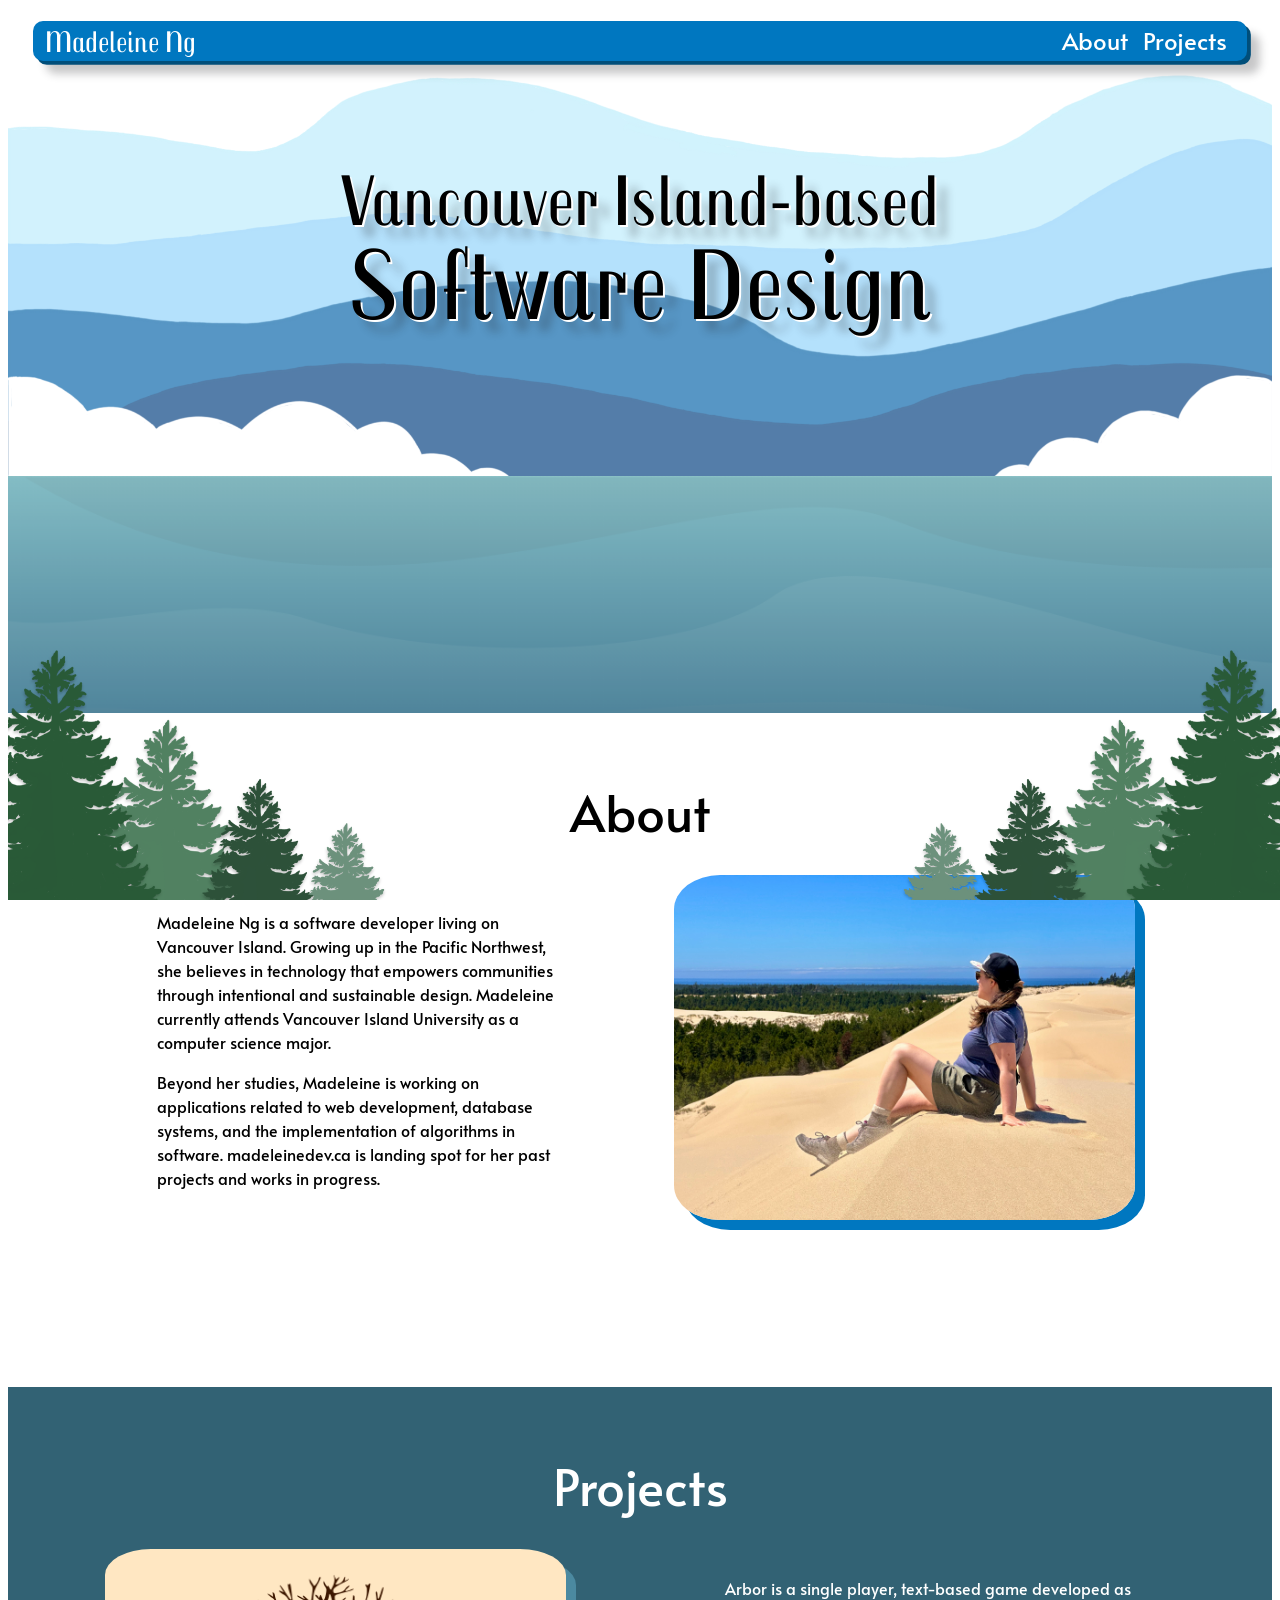
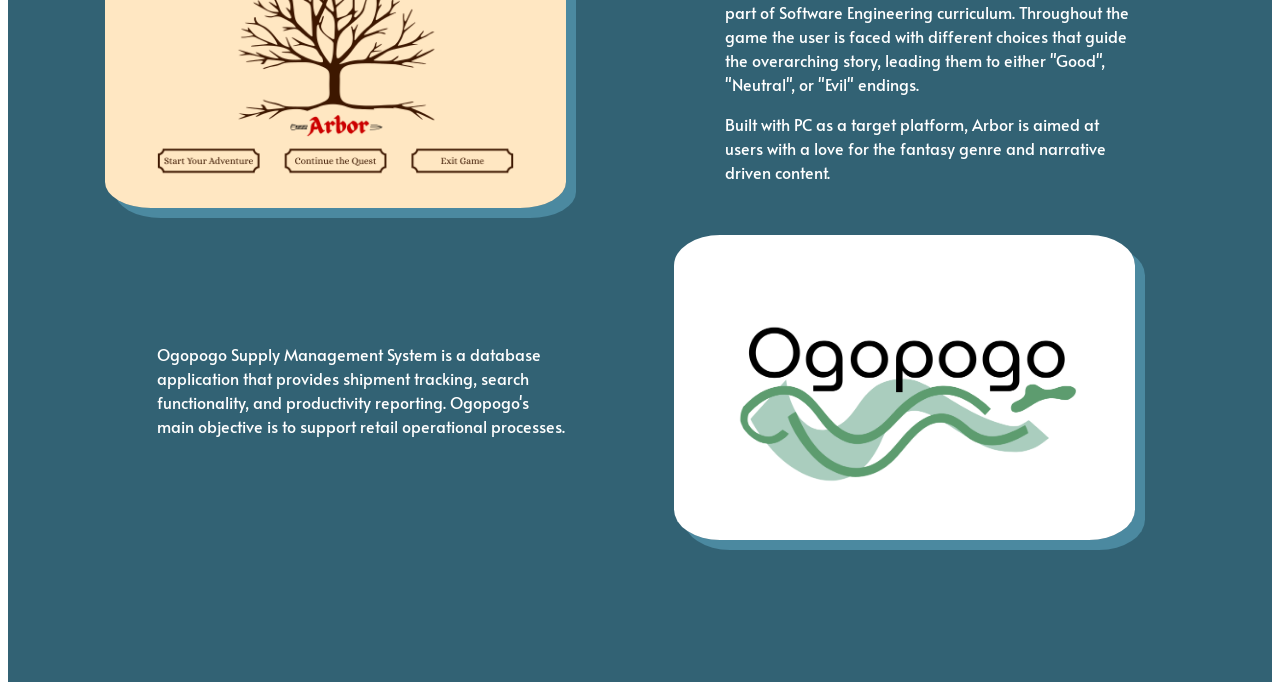
<file: index.html>
<!DOCTYPE html>
<html>
<head>
    <title>Vancouver Island-Based Software Design</title>
    <link rel="icon" type="image/x-icon" href="images/site_logo_blue.png">
    <!--meta name="keywords" content="Software Development, Vancouver Island, Web Design"-->
    <meta charset="UTF-8">
    <!--meta name="author" content="Madeleine Ng"-->
    <meta name="viewport" content="width=device-width, initial-scale=1.0">
    <meta name="theme-color" content="#fefefa">
    <link rel="stylesheet" href="css/stylesheet.css">
    <link rel="preconnect" href="https://fonts.googleapis.com">
    <link rel="preconnect" href="https://fonts.gstatic.com" crossorigin>
    <link href="https://fonts.googleapis.com/css2?family=Alata&family=Montserrat:ital,wght@0,100..900;1,100..900&family=Trochut:ital,wght@0,400;0,700;1,400&display=swap" rel="stylesheet">
    <link rel="stylesheet" href="https://fonts.googleapis.com/icon?family=Material+Icons">
    <script src="js/websitescripts.js"></script>
<body>
    <section id="top"></section>
    <nav>
        <div>
            <a class="logo" href="#top">Madeleine Ng</a>
            <div class="menu">
                <a href="#About">About</a>
                <a href="#Projects">Projects</a>
                <a href="javascript:void(0);" class="icon" onclick="openNav()">
                            <i class="material-icons" style="font-size: 56px;">menu</i>
                </a>
            </div>
        </div>
    </nav>
    
    <div id="mobileMenu" class="overlay">
        <a href="javascript:void(0)" class="closebtn" onclick="closeNav()">&times;</a>

        <div class="overlay-content">
            <a href="#About" onclick="closeNav()">About</a>
            <a href="#Projects" onclick="closeNav()">Projects</a>
        </div>
    </div>

    <section id="welcomeBanner">
        <div class="columnHolder">
            <p class="bannerTxtH1">Vancouver Island-based</p>
            <p class="bannerTxtH2">Software Design</p>
        </div>
        <div class="gridContainer">
            <div style="z-index: 0;">
                <picture>
                    <source srcset="textures/mobileMountain1.png" media="(max-width: 800px)">
                    <img class="mountain" src="textures/mountain1.png">
                </picture>
                </div>
            <div style="z-index: 5;">
                <picture>
                    <source srcset="textures/mobileMountain2.png" media="(max-width: 800px)">
                    <img class="mountain" src="textures/mountain2.png">
                </picture>
            </div>
            <div style="z-index: 10;">
                <picture>
                    <source srcset="textures/mobileMountain3.png" media="(max-width: 800px)">
                    <img class="mountain" src="textures/mountain3.png">
                </picture>
            </div>
            <div style="z-index: 15;">
                <picture>
                    <source srcset="textures/mobileMountain4.png" media="(max-width: 800px)">
                    <img class="mountain" src="textures/mountain4.png">
                </picture>
            </div> 
            <div style="z-index: 20;">
                <picture>
                    <source srcset="textures/mobileCloudLeft.png" media="(max-width: 800px)"/>
                    <img src="textures/cloudLeft.png" class="cloudL"/>
                </picture>
                <picture>
                    <source srcset="textures/mobileCloudRight.png" media="(max-width: 800px)"/>
                    <img src="textures/cloudRight.png" class="cloudR"/>
                </picture>
            </div> 
            <div style="z-index: 25;">
                <picture>
                    <source srcset="textures/mobileOceanLayer.png" media="(max-width: 800px)"/>
                    <img src="textures/oceanLayer.png" class="mountain"/>
                </picture>
            </div>    
        </div>
    </section>
    
    <div class="treeLayer">
        <picture>
            <source srcset="textures/mobileTreeGrp.png" media="(max-width: 800px)"/>
            <img src="textures/treeGrpLeft.png" class="treeL"/>
        </picture>
        <img src="textures/treeGrpRight.png" class="treeR"/>
    </div>
    
    <section id="About">
        <div class="flexContainer">
            <div style="z-index: 50; background-color: #ffffff; padding: 5% 5% 12% 5%;">
                <h1>About</h1>
                <div class="flexContainer">
                    <div class="two-column">
                        <p>Madeleine Ng is a software developer living on Vancouver 
                            Island. Growing up in the Pacific Northwest, she believes 
                            in technology that empowers communities through intentional 
                            and sustainable design. Madeleine currently attends 
                            Vancouver Island University as a computer science major. 
                        </p>   
                        <p>Beyond her studies, Madeleine is working on applications 
                            related to web development, database systems, and 
                            the implementation of algorithms in software. 
                            madeleinedev.ca is landing spot for her past projects and 
                            works in progress. 
                        </p>
                    </div>
                    <div class="two-column">
                        <img src="images/about_pic.jpg">
                    </div>
                </div>
            </div>
        </div>
    </section>

    <section id="Projects">
        <div class="flexContainer">
            <div class="dark-section">
                <h1 id="Projects" style="color: #ffffff;">Projects</h1>    
                <div class="flexContainer">
                    <div class="two-column-dark">
                        <img src="images/arbor.png">
                    </div>
                    <div class="two-column-dark">
                        <p>Arbor is a single player, text-based game developed as part 
                        of Software Engineering curriculum. Throughout the game the 
                        user is faced with different choices that guide the 
                        overarching story, leading them to either "Good", "Neutral", 
                        or "Evil" endings.
                        </p>
                        <p>  
                        Built with PC as a target platform, Arbor is aimed at users 
                        with a love for the fantasy genre and narrative driven content.
                        </p>
                    </div>
                </div>
                <div class="flexContainer">
                    <div class="two-column-dark">
                        <p>Ogopogo Supply Management System is a database 
                            application that provides shipment tracking, search 
                            functionality, and productivity reporting. Ogopogo's 
                            main objective is to support retail operational 
                            processes.
                        </p>
                    </div>
                    <div class="two-column-dark">
                        <img src="images/ogopogo.png">
                    </div>
                </div>
            </div>

            <div class="dark-section-mobile">
                <h1 style="color: #ffffff; margin-bottom: 0;">Projects</h1>
                <div class="cardContainer">
                    <div style="height: 36%;">
                        <img width="100%" height="auto" src="images/arbor.png">
                    </div>
                    <div style="overflow-y: scroll; overflow-x: hidden; height: 52%; background-color: #ffffff; padding: 3% 7.5%;">
                        <h2 style="font-family: Alata; text-align: center; padding: 0; margin: 0 0 2% 0;">Arbor</h2>
                        <p style="font-family: Alata; text-align: center; padding: 0; margin: 0;">Arbor is a single player, text-based game developed as part 
                        of Software Engineering curriculum. Throughout the game the 
                        user is faced with different choices that guide the 
                        overarching story, leading them to either "Good", "Neutral", 
                        or "Evil" endings.
                        </p>
                    </div>
                    <div class="tabs">
                        <div class="tabLeft">
                            <p>Game Design</p>
                        </div>
                        <div class="tabCentre">
                            <p>JavaScript</p>
                        </div>
                        <div class="tabRight">
                            <p>HTML/CSS</p>
                        </div>
                    </div>
                </div>

                <div class="cardContainer">
                    <div style="height: 40%;">
                        <img width="100%" height="auto" src="images/ogopogo.png">
                    </div>
                    <div style="overflow-y: scroll; overflow-x: hidden; height: 48%; background-color: #ffffff; padding: 3% 7.5%;">
                        <h2 style="font-family: Alata; text-align: center; padding: 0; margin: 0 0 2% 0;">Ogopogo Supply Management</h2>
                        <p style="font-family: Alata; text-align: center; padding: 0; margin: 0;">
                            Ogopogo Supply Management System is a database 
                            application that provides shipment tracking, search 
                            functionality, and productivity reporting. Ogopogo's 
                            main objective is to support retail operational 
                            processes.
                        </p>
                    </div>
                    <div class="tabs">
                        <div class="tabLeft">
                            <p>Databases</p>
                        </div>
                        <div class="tabCentre">
                            <p>SQL</p>
                        </div>
                        <div class="tabRight">
                            <p>Postgre</p>
                        </div>
                    </div>
                </div>
            </div>
        </div>
    </section>
</body>
</html>
</file>
<file: css/stylesheet.css>
/* I. General Styles */

body {
    background-color: white; 
}

button {
    background-color: #0077c0;
    border-radius: 25%; 
    border-style: none; 
    box-shadow: 0.3em 0.3em #004e7a;
    color:#ffffff; 
    font-family: Arial, Helvetica, sans-serif; 
    font-size: 2em;
    padding: 0.5em 1.5em; 
}

h1 {
    color: #000000;
    font-family: Alata; 
    font-size: 4vw; 
    font-weight: normal;
    text-align:center;
    margin: 0;
    padding: 0 0 1.5% 0;
}


/* II. Header Styles */

nav {
    position:sticky;
    top: 0;
    padding: 1% 2%;
    z-index: 100;
}

nav > div {
    background-color: #0077c0; 
    border-radius:10px; 
    height: 40px; 
    max-width: 100vw;
    padding: 0 1%;
    box-shadow: 0.3vw 0.3vw #004e7a, 1vw 1vw 8px hsla(210, 3%, 13%, 0.25);
    display: flex;
    align-items: center;   
}

.logo {
    width: 40%;
    color: #ffffff;
    float: left;
    font-family: Trochut;
    font-size: clamp(1.7em, 1.9em, 2em);
    text-decoration: none;
}

.menu {
    width: 60%;
    display: flex;
    justify-content: right;
    align-items: center;
    overflow: hidden;
}

.menu a {
    display: block;
    color: #ffffff;
    float: left;
    font-size: clamp(1em, 1.5em, 1.75em);
    font-family: Alata;
    margin: 0 7.5px;
    text-align: center;
    text-decoration: none;
}

.menu a:hover {
    text-decoration: underline;
}

.menu .icon {
    padding-top: 7.5px;
    display: none;
}

/* The Overlay (background) */
.overlay {
  /* Height & width depends on how you want to reveal the overlay (see JS below) */   
  height: 100%;
  width: 0;
  position: fixed; /* Stay in place */
  z-index: 101; /* Sit on top */
  left: 0;
  top: 0;
  background-color: rgb(255, 255, 255); /* Black fallback color */
  overflow-x: hidden; /* Disable horizontal scroll */
  transition: 0.5s; /* 0.5 second transition effect to slide in or slide down the overlay (height or width, depending on reveal) */
}

/* Position the content inside the overlay */
.overlay-content {
  position: relative;
  top: 25%; /* 25% from the top */
  width: 100%; /* 100% width */
  text-align: center; /* Centered text/links */
  margin-top: 30px; /* 30px top margin to avoid conflict with the close button on smaller screens */
}

/* The navigation links inside the overlay */
.overlay a {
  padding: 8px;
  text-decoration: none;
  font-family: Alata, sans-serif;
  font-size: 36px;
  color: #000000;
  display: block; /* Display block instead of inline */
  transition: 0.3s; /* Transition effects on hover (color) */
}

/* When you mouse over the navigation links, change their color */
.overlay a:hover, .overlay a:focus {
  color: #0077c0;
}

/* Position the close button (top right corner) */
.overlay .closebtn {
  position: absolute;
  top: 20px;
  right: 45px;
  font-size: 60px;
}

/* III. Containers */

.cardContainer {
    display: flex;
    flex-direction: column;
    border-radius: 5%;
    box-shadow: 8px 8px #4b89a0, 13px 13px 9px hsla(210, 3%, 13%, 0.25);
    margin: 3% 7.5% 40%;
    overflow: hidden;
    height: 55vh;
}

.tabs {
    display: flex;
    flex-direction: row;
    height: 12%;
}

.tabLeft {
    display: block;
    width: 33%;
    background-color: #0077c0;
    color: #ffffff;
    font-family: Alata; 
    text-align: center;
}

.tabCentre {
    display: block;
    background-color: #004e7a;
    color: #ffffff;
    font-family: Alata; 
    text-align: center;
    width: 34%;
}

.tabRight {
    display: block;
    background-color: #61beed;
    color: #ffffff;
    font-family: Alata; 
    text-align: center;
    width: 33%;
}

.columnHolder {
    display: flex;
    flex-direction: column;
    align-items: center;
    justify-content: center;
    margin: 0;
    padding: 0;
}

.gridContainer {
    display: grid;
    grid-template-rows: 5vw 10vw 7.5vw 1vw 8vw 18.5vw;
    align-content: end;
    padding: 0;
    margin: 0;
}

.flexContainer {
    display:flex;
    align-items: center;
}

.flexContainer {
    display:flex;
    align-items: center;
}

.dark-section {
    background-color: #326274;
    padding: 5% 5% 10% 5%;
    z-index: 50;
}

.dark-section-mobile {
    display: none;
    background-color: #326274;
    flex-direction: column;
    padding: 5% 5% 10% 5%;
    z-index: 50;
}

.dark-section > h1 {
    color: #ffffff;
}

.two-column {
    width: 50%;
    overflow: hidden;
    padding: 1% 3%;
}

.two-column-dark {
    width: 50%;
    overflow: hidden;
    padding: 1% 3%;
}

.two-column > p {
    color: #000000;
    font-family: Alata, sans-serif;
    font-size: clamp(1rem, 1.25vw, 1.6rem);
    line-height: 150%;
    font-weight: 300;
    padding: 0 3vw 0 4vw ;
    
}

.two-column-dark > p {
    color: #ffffff;
    font-family: Alata, sans-serif;
    font-size: clamp(1rem, 1.25vw, 1.6rem);
    line-height: 150%;
    font-weight: 300;
    padding: 0 3vw 0 4vw ;
    
}

.two-column > img {
    box-sizing: border-box;
    max-width: 92%;
    max-height: auto;
    box-shadow: 10px 10px #0077c0;
    border-radius: 10%;
}

.two-column-dark > img {
    box-sizing: border-box;
    max-width: 92%;
    max-height: auto;
    box-shadow: 10px 10px #4b89a0;
    border-radius: 10%;
}


/* IV. Banner Elements */

.bannerTxtH1 {
    position: fixed;
    top: 6.5vw;
    color: #000000;
    font-family: Trochut;
    font-size: clamp(3.5em, 4.5em, 5.5em);
    text-shadow: 2px 2px #ffffff, 12px 12px 8px hsla(210, 3%, 13%, 0.25);
    z-index: 7;
}

.bannerTxtH2 {
    position: fixed;
    top: 9.5vw;
    color: #000000;
    font-family: Trochut;
    font-size: clamp(5.3em, 6.3em, 7.3em);
    text-shadow: 2px 2px #ffffff, 12px 12px 8px hsla(210, 3%, 13%, 0.25);
    z-index: 11;
}

.cloudL {
    float: left;
    margin: 0;
    padding: 0;
    width: 40%;
}

.cloudR {
    float: right;
    margin: 0;
    padding: 0;
    width: 25%;
}
.mountain {
    margin: 0;
    padding: 0;
    width: 100%;
}

.treeLayer {
    position: fixed;
    bottom: 0;
    margin: 0;
    padding: 0;
    z-index: 99;
}

.treeL {
    float: left;
    margin: 0;
    padding: 0;
    width: 32%;
}

.treeR {
    float: right;
    margin: 0;
    padding: 0;
    width: 32%;
}

/* V. Backgrounds */

.oceanLayer {
    background-image: url('textures/blueBkg.png'); 
    background-size: cover; 
    background-repeat: no-repeat;
}


/* IV. Responsive Layout Styles */

@media screen and (max-width: 800px) {
    h1 {
        font-size: 10vw; 
        padding: 15% 0 1.5%;
    }

    .menu a {
        display: none;
    }

    .menu a.icon {
        display: block;
        float: right;
    }

    nav {
        padding: 2% 4%;
    }
    
    nav > div { 
        border-radius:10px; 
        height: 60px; 
        padding: 0 2%;
        box-shadow: 1.2vw 1.2vw #004e7a, 1.75vw 1.75vw 8px hsla(210, 3%, 13%, 0.25);
    }

    .logo {
        width: 70%;
        font-size: clamp(2em, 2.4em, 2.65em);
    }

    .menu {
        width: 30%;
        display: flex;
        justify-content: right;
    } 

    .columnHolder {
        margin: 5%;
    }

    .flexContainer {
        flex-direction: column;
    }

    .gridContainer {
        grid-template-rows: 
            21vw 27vw 25vw 7vw 15vw 46vw;
    }

    .two-column {
        width: 100%;
    }

    .two-column-dark {
        width: 100%;
    }

    .cloudR {
        width: 16%;
    }

    .bannerTxtH1 {
        text-align: center;
        position: fixed;
        top: 8vh;
        font-size: clamp(2.75em, 3.75em, 4.75em);
        padding: 0 10%;
        line-height: 1;
    }

    .bannerTxtH2 {
        text-align: center;
        top: 18vh;
        font-size: clamp(4.5em, 5.5em, 6.5em);
        padding: 0 10%;
        line-height: 1;

    }

    .treeL {
        width: 100%;
    }

    .treeR {
        display: none;
    }


    .dark-section {
        display: none;
    }

    .dark-section-mobile {
        display: flex;
    }
}
</file>
